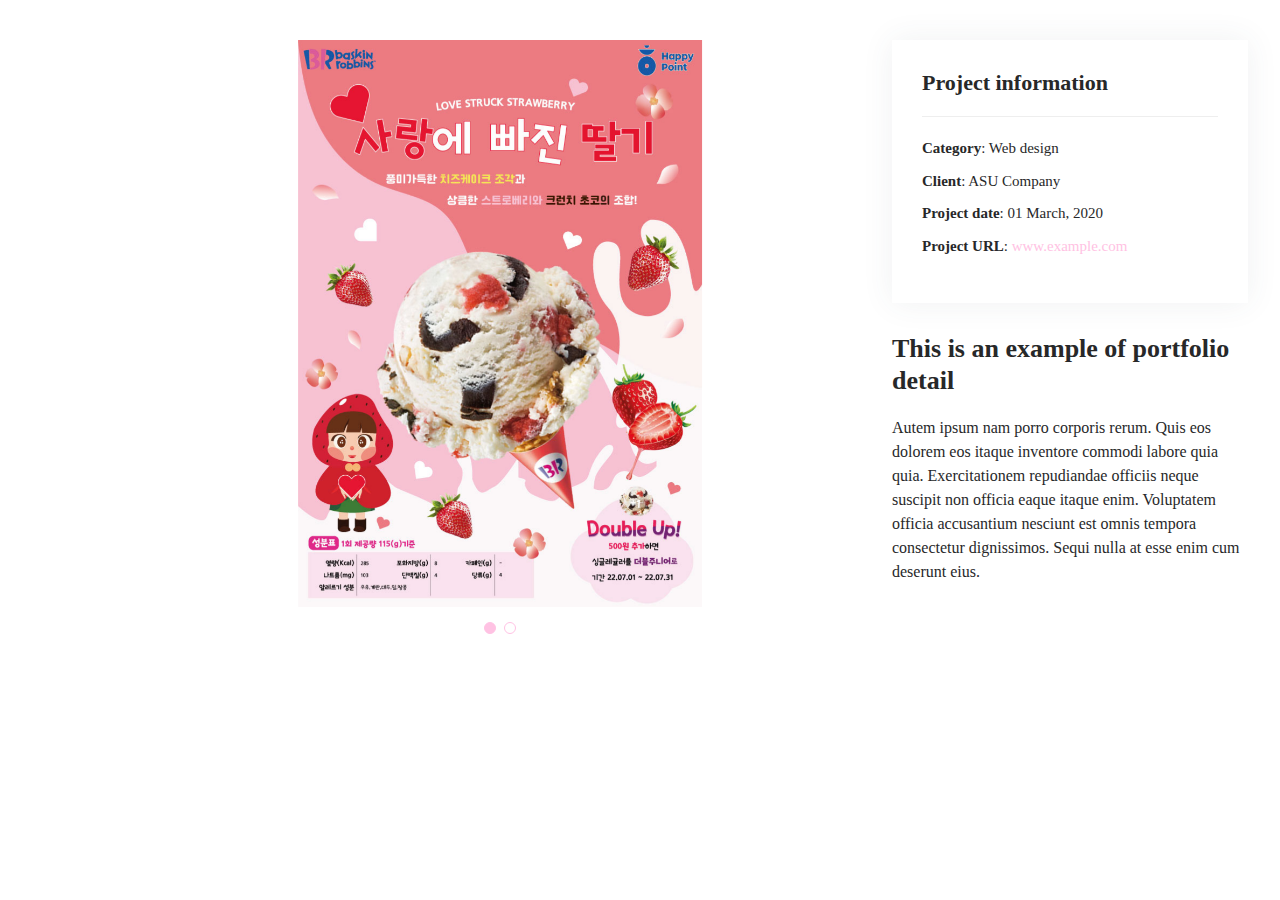
<file: sub_html/portfolio_sub01.html>
<!DOCTYPE html>
<html lang="en">

<head>
  <meta charset="utf-8">
  <meta content="width=device-width, initial-scale=1.0" name="viewport">

  <title>Portfolio Details - Personal Bootstrap Template</title>
  <meta content="" name="description">
  <meta content="" name="keywords">

  <!-- Favicons -->
  <link href="../assets/img/favicon.png" rel="icon">
  <link href="../assets/img/apple-touch-icon.png" rel="apple-touch-icon">

  <!-- Google Fonts -->
  <link href="https://fonts.googleapis.com/css?family=Open+Sans:300,300i,400,400i,600,600i,700,700i|Raleway:300,300i,400,400i,500,500i,600,600i,700,700i|Poppins:300,300i,400,400i,500,500i,600,600i,700,700i" rel="stylesheet">

  <!-- Vendor CSS Files -->
  <link href="../assets/vendor/aos/aos.css" rel="stylesheet">
  <link href="../assets/vendor/bootstrap/css/bootstrap.min.css" rel="stylesheet">
  <link href="../assets/vendor/bootstrap-icons/bootstrap-icons.css" rel="stylesheet">
  <link href="../assets/vendor/boxicons/css/boxicons.min.css" rel="stylesheet">
  <link href="../assets/vendor/glightbox/css/glightbox.min.css" rel="stylesheet">
  <link href="../assets/vendor/swiper/swiper-bundle.min.css" rel="stylesheet">

  <!-- Template Main CSS File -->
  <link href="../assets/css/style.css" rel="stylesheet">

  <!-- =======================================================
  * Template Name: MyResume - v4.9.2
  * Template URL: https://bootstrapmade.com/free-html-bootstrap-template-my-resume/
  * Author: BootstrapMade.com
  * License: https://bootstrapmade.com/license/
  ======================================================== -->
</head>

<body>

  <main id="main">

    <!-- ======= Portfolio Details Section ======= -->
    <section id="portfolio-details" class="portfolio-details">
      <div class="container">

        <div class="row gy-4">

          <div class="col-lg-8">
            <div class="portfolio-details-slider swiper">
              <div class="swiper-wrapper align-items-center">

                <div class="swiper-slide br00">
                  <img src="../assets/img/portfolio/br01.jpg" alt="">
                </div>

                <div class="swiper-slide br00">
                  <img src="../assets/img/portfolio/br02.jpg" alt="">
                </div>



              </div>
              <div class="swiper-pagination"></div>
            </div>
          </div>

          <div class="col-lg-4">
            <div class="portfolio-info">
              <h3>Project information</h3>
              <ul>
                <li><strong>Category</strong>: Web design</li>
                <li><strong>Client</strong>: ASU Company</li>
                <li><strong>Project date</strong>: 01 March, 2020</li>
                <li><strong>Project URL</strong>: <a href="#">www.example.com</a></li>
              </ul>
            </div>
            <div class="portfolio-description">
              <h2>This is an example of portfolio detail</h2>
              <p>
                Autem ipsum nam porro corporis rerum. Quis eos dolorem eos itaque inventore commodi labore quia quia. Exercitationem repudiandae officiis neque suscipit non officia eaque itaque enim. Voluptatem officia accusantium nesciunt est omnis tempora consectetur dignissimos. Sequi nulla at esse enim cum deserunt eius.
              </p>
            </div>
          </div>

        </div>

      </div>
    </section><!-- End Portfolio Details Section -->

  </main><!-- End #main -->

  <div id="preloader"></div>
  <a href="#" class="back-to-top d-flex align-items-center justify-content-center"><i class="bi bi-arrow-up-short"></i></a>

  <!-- Vendor JS Files -->
  <script src="../assets/vendor/purecounter/purecounter_vanilla.js"></script>
  <script src="../assets/vendor/aos/aos.js"></script>
  <script src="../assets/vendor/bootstrap/js/bootstrap.bundle.min.js"></script>
  <script src="../assets/vendor/glightbox/js/glightbox.min.js"></script>
  <script src="../assets/vendor/isotope-layout/isotope.pkgd.min.js"></script>
  <script src="../assets/vendor/swiper/swiper-bundle.min.js"></script>
  <script src="../assets/vendor/typed.js/typed.min.js"></script>
  <script src="../assets/vendor/waypoints/noframework.waypoints.js"></script>
  <script src="../assets/vendor/php-email-form/validate.js"></script>

  <!-- Template Main JS File -->
  <script src="../assets/js/main.js"></script>

</body>

</html>
</file>
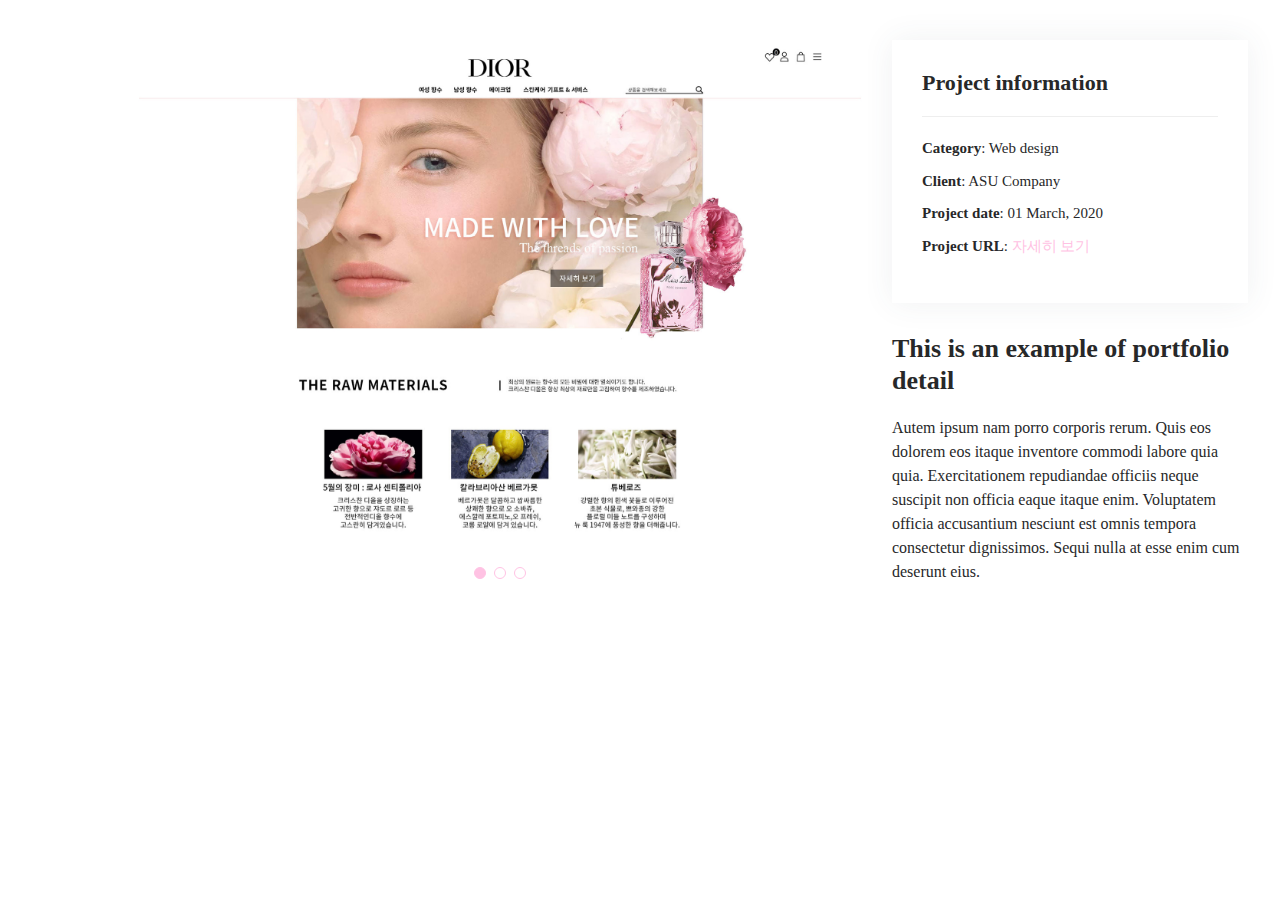
<file: sub_html/portfolio_sub02.html>
<!DOCTYPE html>
<html lang="en">

<head>
  <meta charset="utf-8">
  <meta content="width=device-width, initial-scale=1.0" name="viewport">

  <title>Portfolio Details - Personal Bootstrap Template</title>
  <meta content="" name="description">
  <meta content="" name="keywords">

  <!-- Favicons -->
  <link href="../assets/img/favicon.png" rel="icon">
  <link href="../assets/img/apple-touch-icon.png" rel="apple-touch-icon">

  <!-- Google Fonts -->
  <link href="https://fonts.googleapis.com/css?family=Open+Sans:300,300i,400,400i,600,600i,700,700i|Raleway:300,300i,400,400i,500,500i,600,600i,700,700i|Poppins:300,300i,400,400i,500,500i,600,600i,700,700i" rel="stylesheet">

  <!-- Vendor CSS Files -->
  <link href="../assets/vendor/aos/aos.css" rel="stylesheet">
  <link href="../assets/vendor/bootstrap/css/bootstrap.min.css" rel="stylesheet">
  <link href="../assets/vendor/bootstrap-icons/bootstrap-icons.css" rel="stylesheet">
  <link href="../assets/vendor/boxicons/css/boxicons.min.css" rel="stylesheet">
  <link href="../assets/vendor/glightbox/css/glightbox.min.css" rel="stylesheet">
  <link href="../assets/vendor/swiper/swiper-bundle.min.css" rel="stylesheet">

  <!-- Template Main CSS File -->
  <link href="../assets/css/style.css" rel="stylesheet">

  <!-- =======================================================
  * Template Name: MyResume - v4.9.2
  * Template URL: https://bootstrapmade.com/free-html-bootstrap-template-my-resume/
  * Author: BootstrapMade.com
  * License: https://bootstrapmade.com/license/
  ======================================================== -->
</head>

<body>

  <main id="main">

    <!-- ======= Portfolio Details Section ======= -->
    <section id="portfolio-details" class="portfolio-details">
      <div class="container">

        <div class="row gy-4">

          <div class="col-lg-8">
            <div class="portfolio-details-slider swiper">
              <div class="swiper-wrapper align-items-center">

                <div class="swiper-slide">
                  <img src="../assets/img/portfolio/dior_detail01.jpg" alt="">
                </div>

                <div class="swiper-slide">
                  <img src="../assets/img/portfolio/dior_detail02.jpg" alt="">
                </div>

                <div class="swiper-slide">
                  <img src="../assets/img/portfolio/dior_detail03.jpg" alt="">
                </div>

              </div>
              <div class="swiper-pagination"></div>
            </div>
          </div>

          <div class="col-lg-4">
            <div class="portfolio-info">
              <h3>Project information</h3>
              <ul>
                <li><strong>Category</strong>: Web design</li>
                <li><strong>Client</strong>: ASU Company</li>
                <li><strong>Project date</strong>: 01 March, 2020</li>
                <li><strong>Project URL</strong>: <a href="https://ghdwld12.github.io/portfolio/project/08test/main.html">자세히 보기</a></li>
              </ul>
            </div>
            <div class="portfolio-description">
              <h2>This is an example of portfolio detail</h2>
              <p>
                Autem ipsum nam porro corporis rerum. Quis eos dolorem eos itaque inventore commodi labore quia quia. Exercitationem repudiandae officiis neque suscipit non officia eaque itaque enim. Voluptatem officia accusantium nesciunt est omnis tempora consectetur dignissimos. Sequi nulla at esse enim cum deserunt eius.
              </p>
            </div>
          </div>

        </div>

      </div>
    </section><!-- End Portfolio Details Section -->

  </main><!-- End #main -->

  <div id="preloader"></div>
  <a href="#" class="back-to-top d-flex align-items-center justify-content-center"><i class="bi bi-arrow-up-short"></i></a>

  <!-- Vendor JS Files -->
  <script src="../assets/vendor/purecounter/purecounter_vanilla.js"></script>
  <script src="../assets/vendor/aos/aos.js"></script>
  <script src="../assets/vendor/bootstrap/js/bootstrap.bundle.min.js"></script>
  <script src="../assets/vendor/glightbox/js/glightbox.min.js"></script>
  <script src="../assets/vendor/isotope-layout/isotope.pkgd.min.js"></script>
  <script src="../assets/vendor/swiper/swiper-bundle.min.js"></script>
  <script src="../assets/vendor/typed.js/typed.min.js"></script>
  <script src="../assets/vendor/waypoints/noframework.waypoints.js"></script>
  <script src="../assets/vendor/php-email-form/validate.js"></script>

  <!-- Template Main JS File -->
  <script src="../assets/js/main.js"></script>

</body>

</html>
</file>
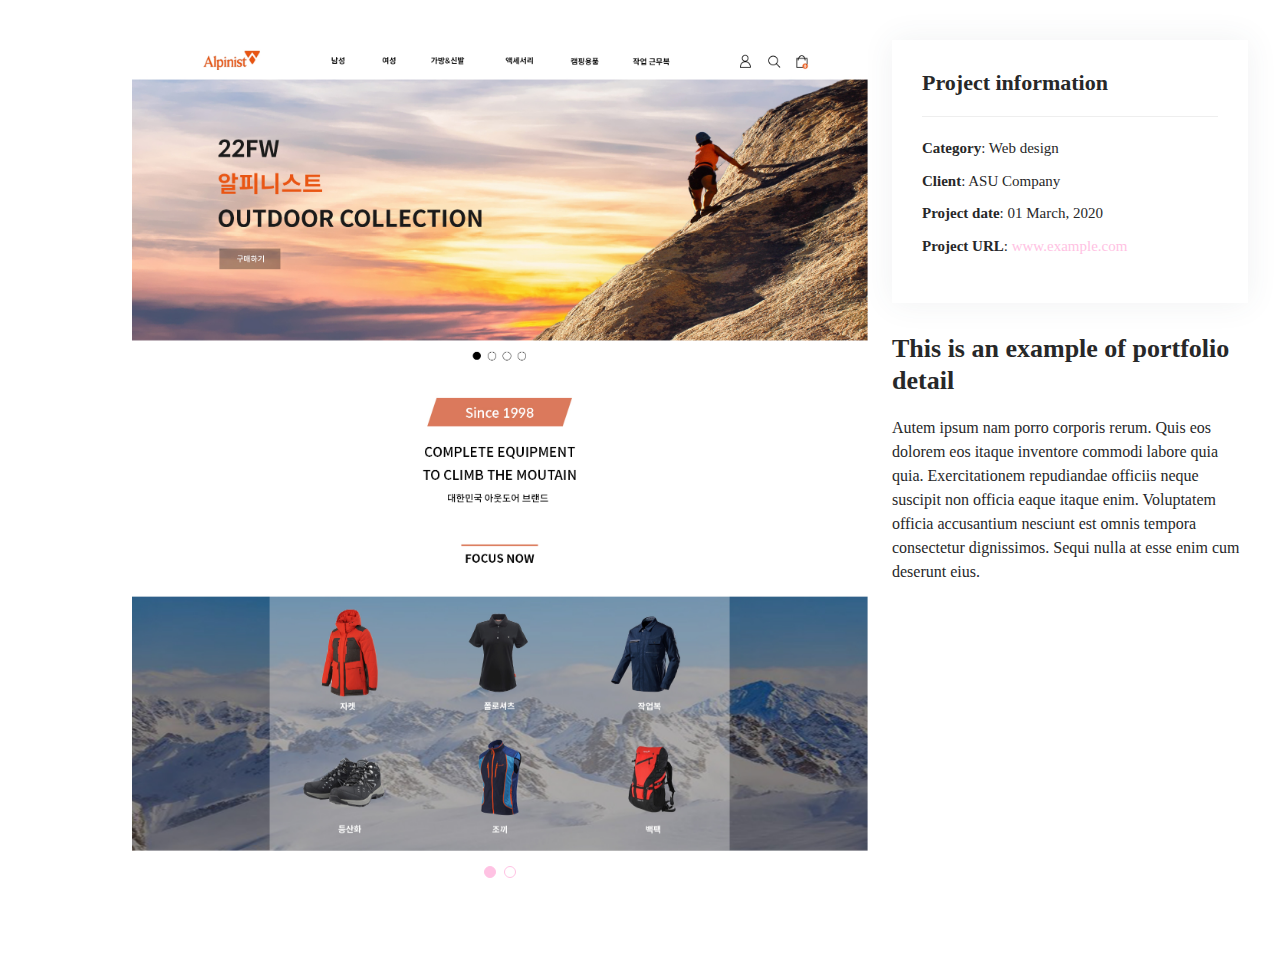
<file: sub_html/portfolio_sub03.html>
<!DOCTYPE html>
<html lang="en">

<head>
  <meta charset="utf-8">
  <meta content="width=device-width, initial-scale=1.0" name="viewport">

  <title>Portfolio Details - Personal Bootstrap Template</title>
  <meta content="" name="description">
  <meta content="" name="keywords">

  <!-- Favicons -->
  <link href="../assets/img/favicon.png" rel="icon">
  <link href="../assets/img/apple-touch-icon.png" rel="apple-touch-icon">

  <!-- Google Fonts -->
  <link href="https://fonts.googleapis.com/css?family=Open+Sans:300,300i,400,400i,600,600i,700,700i|Raleway:300,300i,400,400i,500,500i,600,600i,700,700i|Poppins:300,300i,400,400i,500,500i,600,600i,700,700i" rel="stylesheet">

  <!-- Vendor CSS Files -->
  <link href="../assets/vendor/aos/aos.css" rel="stylesheet">
  <link href="../assets/vendor/bootstrap/css/bootstrap.min.css" rel="stylesheet">
  <link href="../assets/vendor/bootstrap-icons/bootstrap-icons.css" rel="stylesheet">
  <link href="../assets/vendor/boxicons/css/boxicons.min.css" rel="stylesheet">
  <link href="../assets/vendor/glightbox/css/glightbox.min.css" rel="stylesheet">
  <link href="../assets/vendor/swiper/swiper-bundle.min.css" rel="stylesheet">

  <!-- Template Main CSS File -->
  <link href="../assets/css/style.css" rel="stylesheet">

  <!-- =======================================================
  * Template Name: MyResume - v4.9.2
  * Template URL: https://bootstrapmade.com/free-html-bootstrap-template-my-resume/
  * Author: BootstrapMade.com
  * License: https://bootstrapmade.com/license/
  ======================================================== -->
</head>

<body>

  <main id="main">

    <!-- ======= Portfolio Details Section ======= -->
    <section id="portfolio-details" class="portfolio-details">
      <div class="container">

        <div class="row gy-4">

          <div class="col-lg-8">
            <div class="portfolio-details-slider swiper">
              <div class="swiper-wrapper align-items-center">

                <div class="swiper-slide ">
                  <img src="../assets/img/portfolio/alpinist_sub01.jpg" alt="">
                </div>

                <div class="swiper-slide">
                  <img src="../assets/img/portfolio/alpinist_sub02.jpg" alt="">
                </div>


              </div>
              <div class="swiper-pagination"></div>
            </div>
          </div>

          <div class="col-lg-4">
            <div class="portfolio-info">
              <h3>Project information</h3>
              <ul>
                <li><strong>Category</strong>: Web design</li>
                <li><strong>Client</strong>: ASU Company</li>
                <li><strong>Project date</strong>: 01 March, 2020</li>
                <li><strong>Project URL</strong>: <a href="#">www.example.com</a></li>
              </ul>
            </div>
            <div class="portfolio-description">
              <h2>This is an example of portfolio detail</h2>
              <p>
                Autem ipsum nam porro corporis rerum. Quis eos dolorem eos itaque inventore commodi labore quia quia. Exercitationem repudiandae officiis neque suscipit non officia eaque itaque enim. Voluptatem officia accusantium nesciunt est omnis tempora consectetur dignissimos. Sequi nulla at esse enim cum deserunt eius.
              </p>
            </div>
          </div>

        </div>

      </div>
    </section><!-- End Portfolio Details Section -->

  </main><!-- End #main -->

  <div id="preloader"></div>
  <a href="#" class="back-to-top d-flex align-items-center justify-content-center"><i class="bi bi-arrow-up-short"></i></a>

  <!-- Vendor JS Files -->
  <script src="../assets/vendor/purecounter/purecounter_vanilla.js"></script>
  <script src="../assets/vendor/aos/aos.js"></script>
  <script src="../assets/vendor/bootstrap/js/bootstrap.bundle.min.js"></script>
  <script src="../assets/vendor/glightbox/js/glightbox.min.js"></script>
  <script src="../assets/vendor/isotope-layout/isotope.pkgd.min.js"></script>
  <script src="../assets/vendor/swiper/swiper-bundle.min.js"></script>
  <script src="../assets/vendor/typed.js/typed.min.js"></script>
  <script src="../assets/vendor/waypoints/noframework.waypoints.js"></script>
  <script src="../assets/vendor/php-email-form/validate.js"></script>

  <!-- Template Main JS File -->
  <script src="../assets/js/main.js"></script>

</body>

</html>
</file>
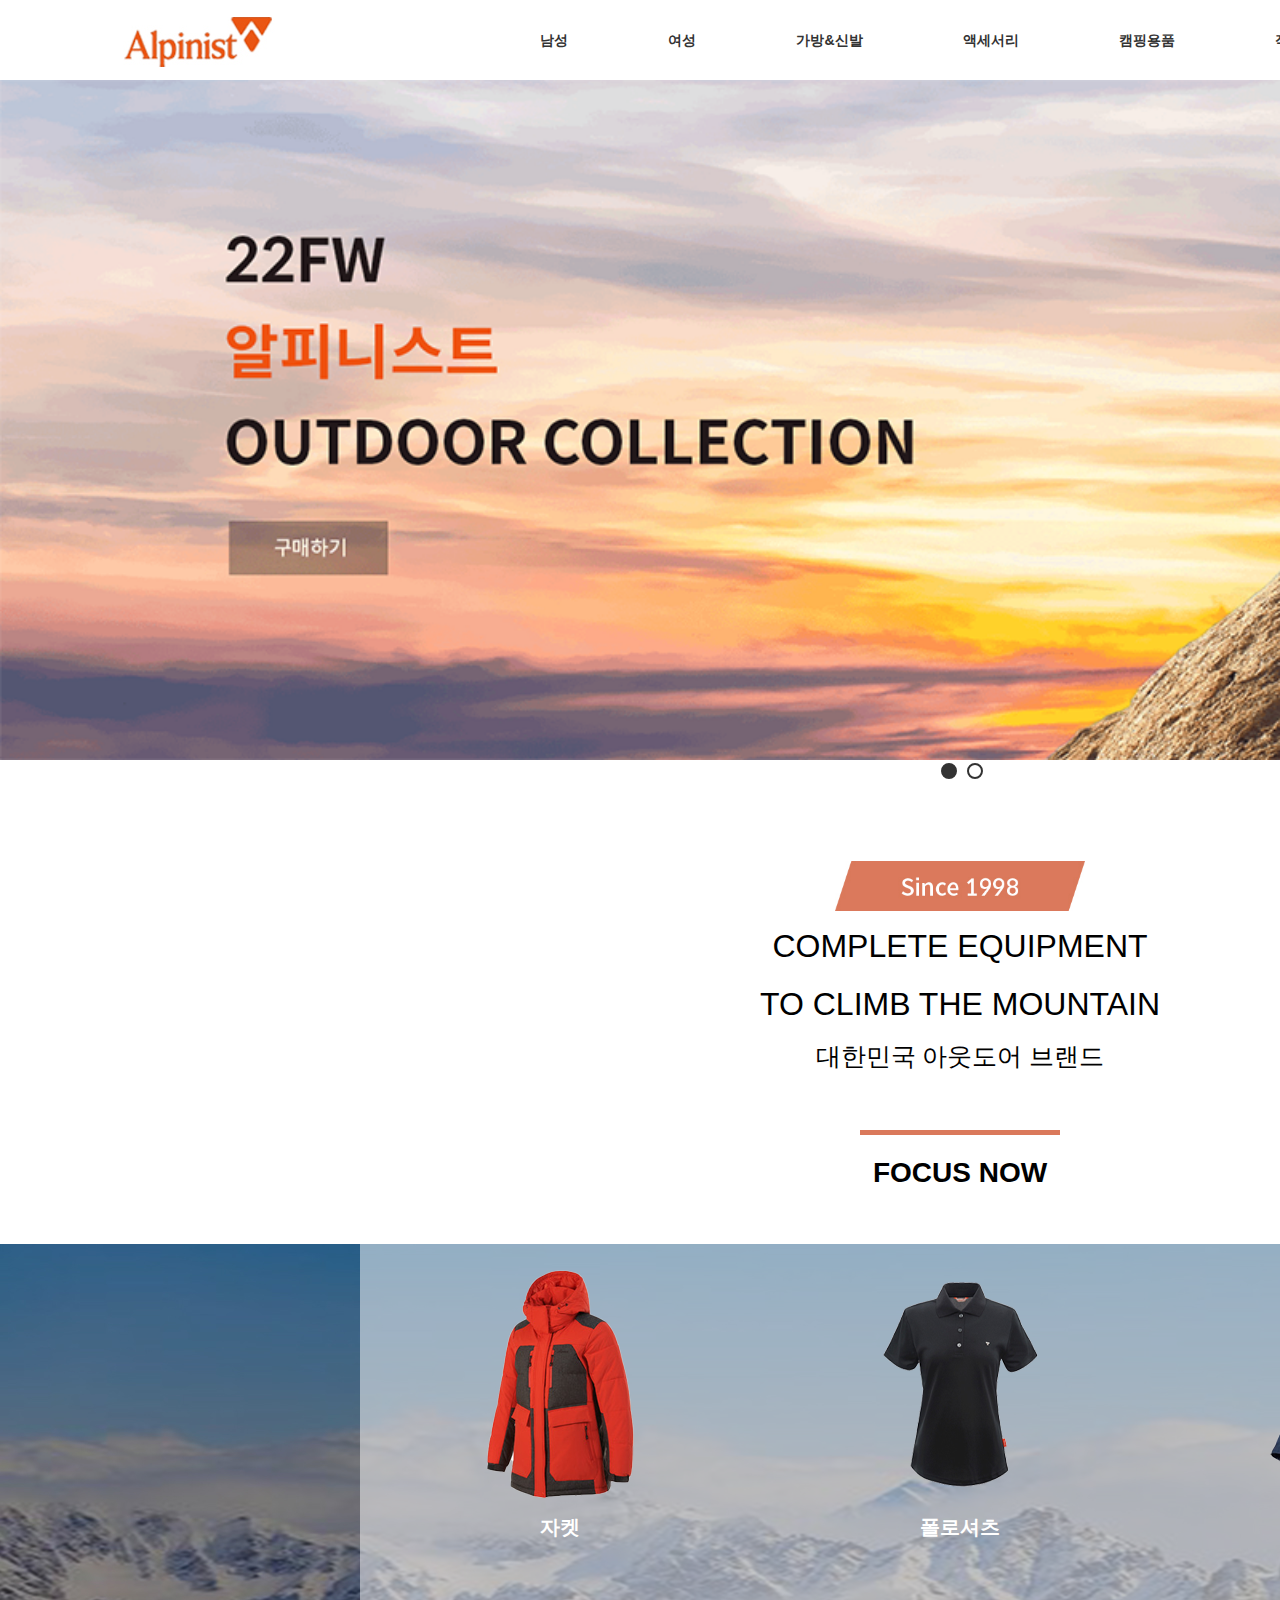
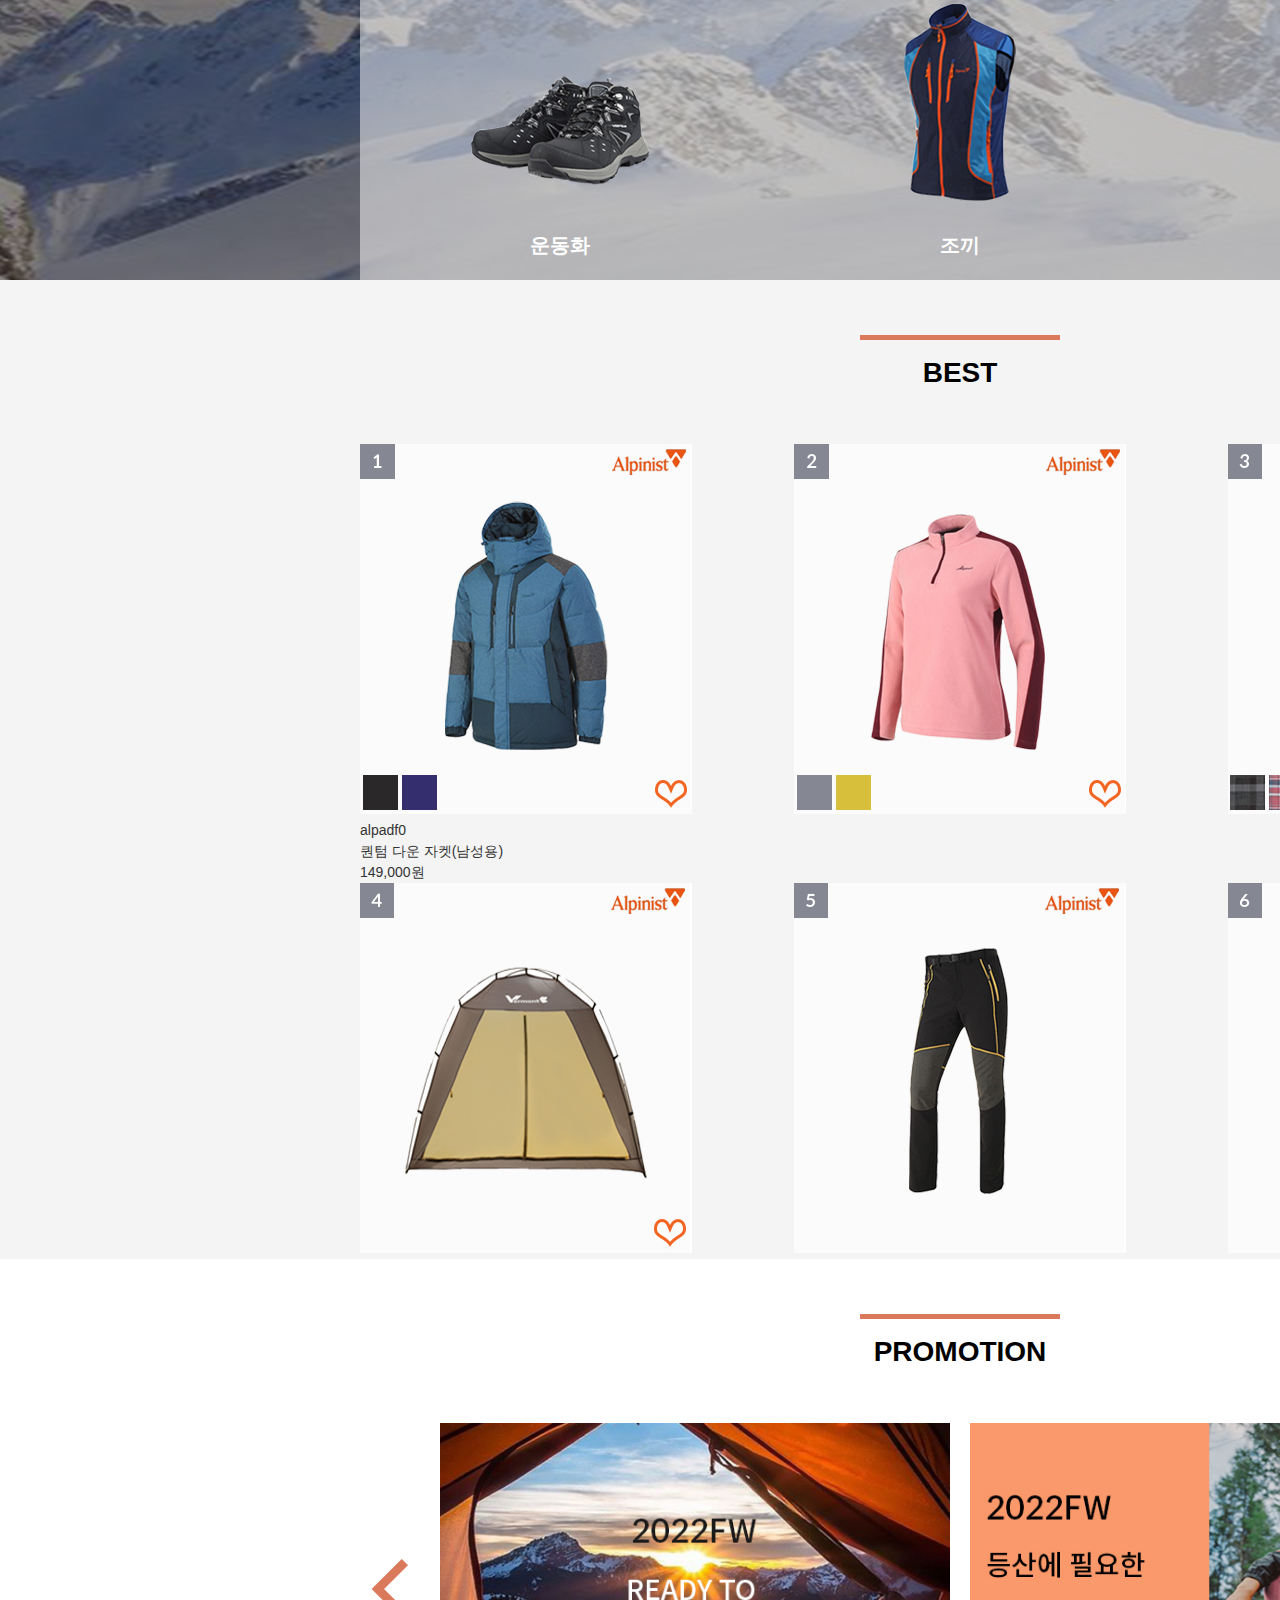
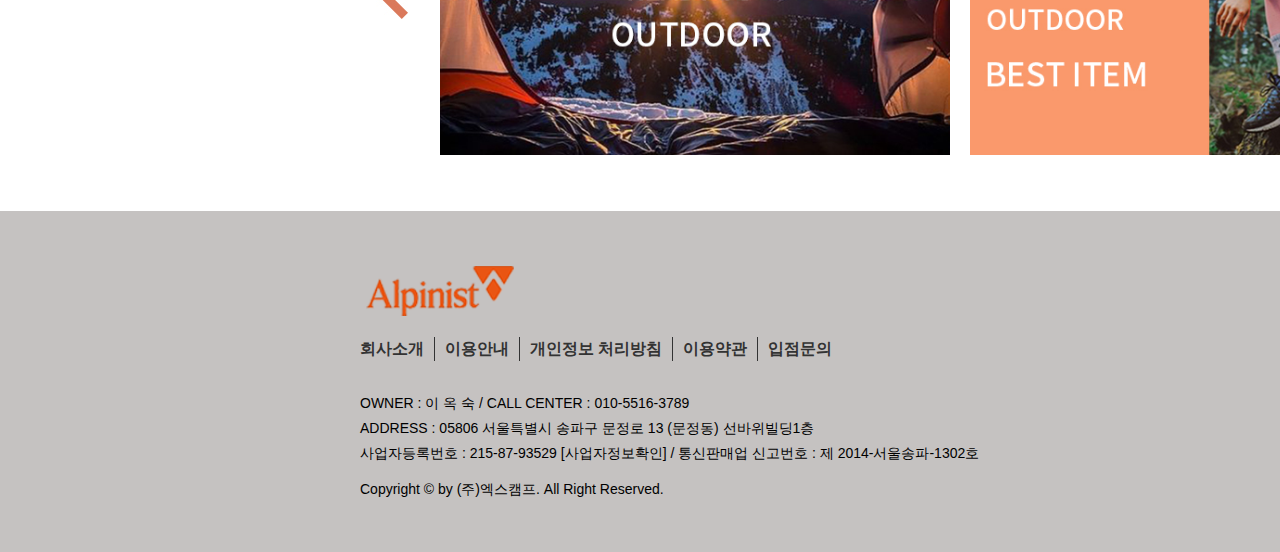
<file: project/08test/main.html>
<!DOCTYPE html>
<html lang="ko">
<head>
    <meta charset="UTF-8">
    <meta name="viewport" content="width=device-width, initial-scale=1">
  
    <title>new</title>

    <link href="./css/style.css" rel="stylesheet" type="text/css" />
    <script src="https://code.jquery.com/jquery-3.5.0.js"></script>
   
</head>

<body>

<header class="header wrap_header">
    <h1 class="LOGO">
        <a href="#"><img src="./img/logo.jpg" alt="logo" /></a>
    </h1>
    <nav>
        <ul id="gnb" class="menu">
            <li><a href="#">남성</a>
                <ul class="submenu">
                    <li><a href="#">자켓</a></li>
                    <li><a href="#">조끼</a></li>
                    <li><a href="#">상의</a></li>
                    <li><a href="#">바지</a></li>
                </ul>
            </li>
            <li><a href="#">여성</a>
                <ul class="submenu">
                    <li><a href="#">자켓</a></li>
                    <li><a href="#">조끼</a></li>
                    <li><a href="#">상의</a></li>
                    <li><a href="#">바지</a></li>
                </ul>
            </li>
            <li><a href="#">가방&신발</a>
                <ul class="submenu">
                    <li><a href="#">배낭</a></li>
                    <li><a href="#">가방</a></li>
                    <li><a href="#">등산화</a></li>
                </ul>
            </li>
            <li><a href="#">액세서리</a>
                <ul class="submenu">
                    <li><a href="#">장갑</a></li>
                    <li><a href="#">모자</a></li>
                    <li><a href="#">양말</a></li>
                    <li><a href="#">등산용품</a></li>
                </ul>
            </li>
            <li><a href="#">캠핑용품</a>
                <ul class="submenu">
                    <li><a href="#">텐트</a></li>
                    <li><a href="#">렌턴</a></li>
                    <li><a href="#">캠핑도구</a></li>
                    <li><a href="#">식기도구</a></li>
                </ul>
            </li>
            <li><a href="#">작업근무복</a>
                <ul class="submenu">
                    <li><a href="#">근무복</a></li>
                    <li><a href="#">작업복</a></li>
                    <li><a href="#">조끼</a></li>
                    <li><a href="#">안전화</a></li>
                </ul>
            </li>
        </ul>
    </nav>
    <nav>
        <ul id="util">
            <li>
                <a href="#">
                    <img src="./img/icon01.jpg" alt="icon01" />
                </a>

            </li>
            <li><a href="#"><img src="./img/icon02.jpg" alt="icon02" /></a></li>
            <li><a href="#"><img src="./img/icon03.jpg" alt="icon03" /></a></li>
        </ul>  
    </nav>
</header>
<section class="jd-slider fade slider4">
    <h2>페이드인</h2>
    <div class="slide-inner">
        <ul class="slide-area">
            <li>
                <a href="#"><img src="./img/visual_banner.png"></a>
            </li>
            <li>
                <a href="#"><img src="./img/visual_banner2.jpg"></a>
            </li>

        </ul>
        <a class="prev" href="#">
            <i class="fas fa-angle-left fa-2x"></i>
        </a>
        <a class="next" href="#">
            <i class="fas fa-angle-right fa-2x"></i>
        </a>
    </div>
    <div class="controller">
        <a class="auto" href="#">
            <i class="fas fa-play fa-xs"></i>
            <i class="fas fa-pause fa-xs"></i>
        </a>
        <div class="indicate-area"></div>
    </div>
</section>
<section class="since wrap">
    <h2>since</h2>
    <img src="./img/since.jpg" alt="since1998" />
    <p>COMPLETE EQUIPMENT</p>
    <p>TO CLIMB THE MOUNTAIN</p>
    <p>대한민국 아웃도어 브랜드</p>
</section>
<section class="focus_bg">
    <h2>focus now</h2>
    <div class="line focus">
        <p><img src="./img/line.png" alt="line"></p>
        <p>FOCUS NOW</p>
    </div>
    <div class="focus_li">
        <ul class="wrap">
            <li>
                <a href="#">
                    <img src="./img/focus01.png" alt="" />
                    <p>자켓</p>
                </a>
            </li>
            <li>
                <a href="#">
                    <img src="./img/focus02.png" alt="" />
                    <p>폴로셔츠</p>
                </a>
            </li>                <li>
                <a href="#">
                    <img src="./img/focus03.png" alt="" />
                    <p>작업복</p>
                </a>
            </li>                <li>
                <a href="#">
                    <img src="./img/focus04.png" alt="" />
                    <p>운동화</p>
                </a>
            </li>                
            <li>
                <a href="#">
                    <img src="./img/focus05.png" alt="" />
                    <p>조끼</p>
                </a>
            </li>                
            <li>
                <a href="#">
                    <img src="./img/focus06.png" alt="" />
                    <p>백팩</p>
                </a>
            </li>                
        </ul>
    </div>
</section>
<section class="best_bg">
    <h2>best</h2>
    <div class="line best">
        <p><img src="./img/line.png" alt="line"></p>
        <p>BEST</p>
    </div>
    <div class="best wrap">
        <ul>
            <li>
                <a href="#">
                    <img src="./img/best01.jpg" alt="">
                </a>
                <a href="#"><p>alpadf0</p></a>
                <a href="#"><p>퀀텀 다운 자켓(남성용)</p></a>
                <a href="#"><p>149,000원</p></a>
            </li>
            <li><a href="#"><img src="./img/best02.jpg" alt=""></a></li>
            <li><a href="#"><img src="./img/best03.jpg" alt=""></a></li>
            <li><a href="#"><img src="./img/best04.jpg" alt=""></a></li>
            <li><a href="#"><img src="./img/best05.jpg" alt=""></a></li>
            <li><a href="#"><img src="./img/best06.jpg" alt=""></a></li>
        </ul>
    </div>
</section>
<section class="promotion_bg">
    <h2>best</h2>
    <div class="line promotion">
        <p><img src="./img/line.png" alt="line"></p>
        <p>PROMOTION</p>
    </div>
    <div class="banner wrap">
        <p><img src="./img/left_icon.jpg"></p>
        <P><a href="#"><img src="./img/ad01.jpg"></a></P>
        <p><a href="#"><img src="./img/ad02.jpg"></a></p>
        <p><img src="./img/right_icon.jpg"></p>
    </div>
</section>
<footer >
    <div class="wrap">
        <p><a href="#"><img src="./img/footer_logo.png" alt="푸터로고"/></a></p>
    </div>
    <div class="footer wrap">
        <div>
            <ul class="footer_u">
                <li><a href="#">회사소개</a></li>
                <li><a href="#">이용안내</a></li>
                <li><a href="#">개인정보 처리방침</a></li>
                <li><a href="#">이용약관</a></li>
                <li><a href="#">입점문의</a></li>
            </ul>
            <p class="owner">
                OWNER : 이 옥 숙 / CALL CENTER : 010-5516-3789<br>
                ADDRESS : 05806 서울특별시 송파구 문정로 13 (문정동) 선바위빌딩1층<br>
                사업자등록번호 : 215-87-93529 [사업자정보확인] / 통신판매업 신고번호 : 제 2014-서울송파-1302호
            </p>
            <p class="copyright">Copyright &copy; by (주)엑스캠프. All Right Reserved.</p>
        </div>
        <div class="info">
            <p>고객센터</p>
            <span>02-401-3789</span>
            <p>
                운영시간 : AM 10 ~ PM 18<br>
                점심시간 : PM 12 ~ PM 13<br>
                (토,일,공휴일 휴무)
            </p>
        </div>
    </div>    

</footer>
<script src="./js/jquery.jdSlider-latest.min.js"></script>
<script>
    window.onload = function () {
        $('.slider4').jdSlider({
                wrap: '.slide-inner',
                isSliding: false,
                isAuto: true,
                isLoop: true,
                isDrag: false
            });
        };
    </script>
<script>
    $(document).ready(function(){

   $(".menu>li").hover(function(){
        $(this).children(".submenu").stop().slideDown(500);    
   },function(){
        $(this).children(".submenu").stop().slideUp(200);
   });
});
</script>

</body>
</html>
</file>
<file: project/08test/css/style.css>
@charset "utf-8";button,fieldset,img{border:0}.jd-slider,.jd-slider .slide-inner{overflow:hidden;position:relative;width:100%}
blockquote,body,button,code,dd,div,dl,dt,fieldset,form,h1,h2,h3,h4,h5,h6,input,legend,li,ol,p,pre,select,td,textarea,th,ul{margin:0;padding:0}dl,li,menu,ol,ul{list-style:none}blockquote,q{quotes:none}button,input,select,textarea{vertical-align:middle}button{background-color:transparent;cursor:pointer}body{background:#fff}body,button,input,select,td,textarea,th{line-height:1.5;font-family:'돋움',dotum,sans-serif;color:#333}a{color:#333;text-decoration:none}a:active,a:hover{text-decoration:underline}address,caption,cite,code,dfn,em,var{font-style:normal;font-weight:400}.jd-slider{margin:0 auto;padding:0}.jd-slider .slide-area{width:100%;margin:0;padding:0}.jd-slider .slide-area:after{display:block;content:'';clear:both}.jd-slider .slide-area li{display:none;float:left;width:100%}.jd-slider .slide-area li:first-child{display:block}.jd-slider .slide-area li img{display:block;width:100%}.jd-slider .next,.jd-slider .prev{position:absolute;top:50%;-webkit-transform:translateY(-50%);transform:translateY(-50%);color:#000}.jd-slider .hidden.next,.jd-slider .hidden.prev{display:none}.jd-slider .prev{left:0}.jd-slider .next{right:0}.jd-slider .controller{width:100%;text-align:center}.jd-slider .controller .auto{display:inline-block;vertical-align:middle}.jd-slider .controller .auto i{display:none;color:#333}.jd-slider .controller .auto.pause .fa-pause,.jd-slider .controller .auto.play .fa-play{display:block}.jd-slider .controller .indicate-area{display:inline-block}.jd-slider .controller .indicate-area a{display:inline-block;position:relative;width:16px;height:16px;margin:0 5px;font-size:0;color:transparent;vertical-align:middle}.jd-slider .controller .indicate-area a:after{content:'';position:absolute;top:0;left:0;width:inherit;height:inherit;-webkit-box-sizing:border-box;box-sizing:border-box;border:2px solid #333;border-radius:50%}.jd-slider .controller .indicate-area a.on:after{background-color:#333}.jd-slider a{font-size:1.5rem}.jd-slider.fade .slide-area li{display:block;position:absolute;top:0;left:0;opacity:0;-webkit-transform:translateZ(0);transform:translateZ(0)}.jd-slider.fade .slide-area li:first-child{position:static;opacity:1}.jd-slider.slider--none .controller,.jd-slider.slider--none .next,.jd-slider.slider--none .prev{display:none};
@import url('//spoqa.github.io/spoqa-han-sans/css/SpoqaHanSans-kr.css');

/* font-family: 'Spoqa Han Sans', 'Spoqa Han Sans JP', 'Sans-serif'; */
*{
	margin:0;padding:0;text-decoration:none;list-style: none;
    font-family: 'Spoqa Han Sans', 'Spoqa Han Sans JP', 'Sans-serif';
}

html{font-size:16px;width:1920px;}
body {
  background:#ffffff;
  font-family: Helvetica Neue, Helvetica, Arial, sans-serif;
  font-size: 14px;
  color: #000;
  margin: 0;
  padding: 0;
}
a{color:#333;}
a:link{color:#333; }
a:visited{color:#333;}
a:hover{color:#333;}
a:active{color:#333;}



.wrap{
	width:1200px;
	margin:0 auto;
}
h2{
    display:none;
	visibility:hidden;
	width:0; height:0;
	overflow:hidden;
	text-indent:-9999px;
}
.clear::after{
	content:'';
	clear:both;
	width:0;
	height:0;
	overflow:hidden;
	display:block;
}
.header,#gnb,#util,#collection,
.small_bnr,.behind,.footer{
    display:flex;
    flex-flow:row wrap;
    justify-content:space-around;
    align-items:center;
}
/*헤더 스타일*/
#util a,.header>h1{
    display:block;
    font-weight:bold;
    line-height:80px;
    padding:0 20px;
}

#gnb a{padding:0 30px;}
#gnb{justify-content:center;}
#util a img,header>h1 img{vertical-align:middle;}
header{height:80px;}
/*gnb*/
.menu{
    width:100%;
}
.menu>li{
    display:block;
    font-weight:bold;
  
    padding:0 20px;
text-align: center;
    height:80px;
    line-height:80px;
}

.submenu{display:none;}

.submenu>li{
    background:#fda982;
    color:#fff;
	
}
.submenu>li>a:hover{color: rgb(255, 255, 162);}
.menu>li:hover{z-index: 999999;}
.submenu>li>a{display: block;color:#000;}
/*공통 line*/
.line{
	margin:0 auto;
	text-align:center;
	font-size:28px;
	font-weight:800;
	padding:30px 0 50px;
}

/*visual_bnr*/
#visual_bnr{width:1920px;margin:0 auto;}

/*since*/
.since{text-align: center;padding:80px 0 0; }
.since>img{width:250px;}
.since>p{padding:5px;font-size:32px;}
.since>p:last-child{font-size:25px;}

/*focus*/


.focus>p>img{vertical-align:middle;}


.focus_li>ul{
	display:flex;
	justify-content: space-around;
	flex-flow:row wrap;
	background:rgba(255,255,255,0.5);
}

.focus_li{background: url("../img/focus_bg.jpg");}
.focus_li>ul>li img:hover{transform:scale(1.1);transition: all 0.5s;}
.focus_li>ul>li{
	text-align: center;
	padding:20px 60px;
	font-size:20px;
	font-weight: 800;
}
.focus_li>ul>li p{color:#fff;}
.best_bg{background:#f4f4f4;}

/*best*/
.best>ul{display:flex;justify-content: space-between; flex-flow:row wrap;}

/*banner*/
.banner{display:flex;justify-content: space-between;align-items: center;}
.banner>p:nth-child(2)>a>img{width:510px;}
.banner>p:nth-of-type(3)>a>img{width:510px;}

/*footer*/
footer{background:#c5c2c1; padding:50px 0;margin-top:50px;font-size: 14px;}
.footer_u>li{float:left;border-right:1px solid #333;padding:0 10px; box-sizing: border-box;}
.footer_u>li:last-child{border-right: 0;}
.footer_u>li:first-child{padding-left:0;}
.footer_u::after{
	content:'';
	width:0; height:0;
	display:block;
	clear:both;
	visibility:hidden;
}
.footer{display:flex;display:flex;justify-content: space-between;}
.footer_u{padding:10px 0; font-size:16px; font-weight:600;}
.info>p:first-child{padding:10px 0 0; font-size:16px; font-weight:600;}
.info>p:last-child{line-height: 1.8;font-weight: 500;}
.footer p{line-height: 1.8;font-weight: 500;}
.info>span{font-size:23px;font-weight: 700; color:#eb5512; padding-bottom:50px;}
.copyright{padding-top:10px;}
.owner{padding-top:20px;}


.mypage>ul{display:none;}
.mypage>ul:hover{display:block; z-index: 99;}


.best>ul>li>a>img:first-child:hover{ 
    box-shadow: 0 0 10px rgb(0 0 0 / 60%);}
</file>
<file: assets/css/style.css>
/**
* Template Name: MyResume - v4.9.2
* Template URL: https://bootstrapmade.com/free-html-bootstrap-template-my-resume/
* Author: BootstrapMade.com
* License: https://bootstrapmade.com/license/
{ font-family: 'Spoqa Han Sans Neo', 'sans-serif'; }
*/

/*--------------------------------------------------------------
# General
--------------------------------------------------------------*/
@import url(//spoqa.github.io/spoqa-han-sans/css/SpoqaHanSansNeo.css);
body {
  font-family: 'Spoqa Han Sans Neo', 'sans-serif';
  color: #272829;
}


a {
  color: #ffc2e3;
  text-decoration: none;
}

a:hover {
  color: #ffc2e3;
  text-decoration: none;
}

h1,
h2,
h3,
h4,
h5,
h6 {
  font-family: 'Spoqa Han Sans Neo', 'sans-serif';
}

/*--------------------------------------------------------------
# Back to top button
--------------------------------------------------------------*/
.back-to-top {
  position: fixed;
  visibility: hidden;
  opacity: 0;
  right: 15px;
  bottom: 15px;
  z-index: 996;
  background: #ffc2e3;
  width: 40px;
  height: 40px;
  border-radius: 50px;
  transition: all 0.4s;
}

.back-to-top i {
  font-size: 28px;
  color: #fff;
  line-height: 0;
}

.back-to-top:hover {
  background: #ffc2e3;
  color: #fff;
}

.back-to-top.active {
  visibility: visible;
  opacity: 1;
}

/*--------------------------------------------------------------
# Preloader
--------------------------------------------------------------*/
#preloader {
  position: fixed;
  top: 0;
  left: 0;
  right: 0;
  bottom: 0;
  z-index: 9999;
  overflow: hidden;
  background: #fff;
}

#preloader:before {
  content: "";
  position: fixed;
  top: calc(50% - 30px);
  left: calc(50% - 30px);
  border: 6px solid #ffc2e3;
  border-top-color: #fff;
  border-bottom-color: #fff;
  border-radius: 50%;
  width: 60px;
  height: 60px;
  -webkit-animation: animate-preloader 1s linear infinite;
  animation: animate-preloader 1s linear infinite;
}

@-webkit-keyframes animate-preloader {
  0% {
    transform: rotate(0deg);
  }

  100% {
    transform: rotate(360deg);
  }
}

@keyframes animate-preloader {
  0% {
    transform: rotate(0deg);
  }

  100% {
    transform: rotate(360deg);
  }
}

/*--------------------------------------------------------------
# Disable aos animation delay on mobile devices
--------------------------------------------------------------*/
@media screen and (max-width: 768px) {
  [data-aos-delay] {
    transition-delay: 0 !important;
  }
}

/*--------------------------------------------------------------
# Header
--------------------------------------------------------------*/
#header {
  position: fixed;
  top: 0;
  left: 0;
  bottom: 0;
  z-index: 9997;
  transition: all 0.5s;
  padding: 15px;
  overflow-y: auto;
}

@media (max-width: 991px) {
  #header {
    width: 300px;
    background: #fff;
    border-right: 1px solid #e6e9ec;
    left: -300px;
  }
}

@media (min-width: 991px) {
  #main {
    margin-left: 100px;
  }
}

/*--------------------------------------------------------------
# Navigation Menu
--------------------------------------------------------------*/
/**
* Desktop Navigation 
*/
.nav-menu {
  padding: 0;
  display: block;
}

.nav-menu * {
  margin: 0;
  padding: 0;
  list-style: none;
}

.nav-menu>ul>li {
  position: relative;
  white-space: nowrap;
}

.nav-menu a,
.nav-menu a:focus {
  display: flex;
  align-items: center;
  color: #45505b;
  padding: 10px 18px;
  margin-bottom: 8px;
  transition: 0.3s;
  font-size: 15px;
  border-radius: 50px;
  background: #f2f3f5;
  height: 56px;
  width: 100%;
  overflow: hidden;
  transition: 0.3s;
}

.nav-menu a i,
.nav-menu a:focus i {
  font-size: 20px;
}

.nav-menu a span,
.nav-menu a:focus span {
  padding: 0 5px 0 7px;
  color: #45505b;
}

@media (min-width: 992px) {

  .nav-menu a,
  .nav-menu a:focus {
    width: 56px;
  }

  .nav-menu a span,
  .nav-menu a:focus span {
    display: none;
    color: #fff;
  }
}

.nav-menu a:hover,
.nav-menu .active,
.nav-menu .active:focus,
.nav-menu li:hover>a {
  color: #fff;
  background: #ffc2e3;
}

.nav-menu a:hover span,
.nav-menu .active span,
.nav-menu .active:focus span,
.nav-menu li:hover>a span {
  color: #fff;
}

.nav-menu a:hover,
.nav-menu li:hover>a {
  width: 100%;
  color: #fff;
}

.nav-menu a:hover span,
.nav-menu li:hover>a span {
  display: block;
}

/**
* Mobile Navigation 
*/
.mobile-nav-toggle {
  position: fixed;
  right: 10px;
  top: 10px;
  z-index: 9998;
  border: 0;
  background: none;
  font-size: 28px;
  transition: all 0.4s;
  outline: none !important;
  line-height: 0;
  cursor: pointer;
  border-radius: 50px;
  padding: 5px;
}

.mobile-nav-toggle i {
  color: #45505b;
}

.mobile-nav-active {
  overflow: hidden;
}

.mobile-nav-active #header {
  left: 0;
}

.mobile-nav-active .mobile-nav-toggle {
  color: #fff;
  background-color: #ffc2e3;
}

/*--------------------------------------------------------------
# Hero Section
--------------------------------------------------------------*/
#hero {
  width: 100%;
  height: 100vh;
  /* background: url("../img/hero-bg.jpg") top right no-repeat; 배경바꾸기!!!!!!!!!!!!!!*/
  background-size: cover;
  position: relative;
}

@media (min-width: 992px) {
  #hero {
    padding-left: 160px;
  }
}

#hero:before {
  content: "";
  background: rgba(255, 255, 255, 0.8);
  position: absolute;
  bottom: 0;
  top: 0;
  left: 0;
  right: 0;
}

#hero h1 {
  margin: 0;
  font-size: 64px;
  font-weight: 700;
  line-height: 56px;
  color: #45505b;
}

#hero p {
  color: #45505b;
  margin: 15px 0 0 0;
  font-size: 26px;
  font-family: 'Spoqa Han Sans Neo', 'sans-serif';
}

#hero p span {
  color: #ffc2e3;
  letter-spacing: 1px;
}

#hero .social-links {
  margin-top: 30px;
}

#hero .social-links a {
  font-size: 24px;
  display: inline-block;
  color: #45505b;
  line-height: 1;
  margin-right: 20px;
  transition: 0.3s;
}

#hero .social-links a:hover {
  color: #ffc2e3;
}

@media (max-width: 992px) {
  #hero {
    text-align: center;
  }

  #hero h1 {
    font-size: 32px;
    line-height: 36px;
  }

  #hero p {
    margin-top: 10px;
    font-size: 20px;
    line-height: 24px;
  }
}

/*--------------------------------------------------------------
# Sections General
--------------------------------------------------------------*/
section {
  padding: 60px 0;
  overflow: hidden;
}

.section-title {
  text-align: center;
  padding-bottom: 30px;
}

.section-title h2 {
  font-size: 32px;
  font-weight: bold;
  text-transform: uppercase;
  margin-bottom: 20px;
  padding-bottom: 20px;
  position: relative;
  color: #45505b;
}

.section-title h2::before {
  content: "";
  position: absolute;
  display: block;
  width: 120px;
  height: 1px;
  background: #ddd;
  bottom: 1px;
  left: calc(50% - 60px);
}

.section-title h2::after {
  content: "";
  position: absolute;
  display: block;
  width: 40px;
  height: 3px;
  background: #ffc2e3;
  bottom: 0;
  left: calc(50% - 20px);
}

.section-title p {
  margin-bottom: 0;
}

/*--------------------------------------------------------------
# About
--------------------------------------------------------------*/
.about .content h3 {
  font-weight: 700;
  font-size: 26px;
  color: #728394;
}

.about .content ul {
  list-style: none;
  padding: 0;
}

.about .content ul li {
  margin-bottom: 20px;
  display: flex;
  align-items: center;
}

.about .content ul strong {
  margin-right: 10px;
}

.about .content ul i {
  font-size: 16px;
  margin-right: 5px;
  color: #ffc2e3;
  line-height: 0;
}

.about .content p:last-child {
  margin-bottom: 0;
}

/*--------------------------------------------------------------
# Facts
--------------------------------------------------------------*/
.facts .count-box {
  padding: 30px 30px 25px 30px;
  margin-top: 30px;
  width: 100%;
  position: relative;
  text-align: center;
  background: #fff;
}

.facts .count-box i {
  position: absolute;
  top: -25px;
  left: 50%;
  transform: translateX(-50%);
  font-size: 24px;
  background: #ffc2e3;
  color: #fff;
  border-radius: 50px;
  display: inline-flex;
  align-items: center;
  justify-content: center;
  width: 48px;
  height: 48px;
}

.facts .count-box span {
  font-size: 36px;
  display: block;
  font-weight: 600;
  color: #011426;
}

.facts .count-box p {
  padding: 0;
  margin: 0;
  font-family: 'Spoqa Han Sans Neo', 'sans-serif';
  font-size: 14px;
}

/*--------------------------------------------------------------
# Akills
--------------------------------------------------------------*/
.skills .progress {
  height: 60px;
  display: block;
  background: none;
  border-radius: 0;
}

.skills .progress .skill {
  padding: 10px 0;
  margin: 0;
  text-transform: uppercase;
  display: block;
  font-weight: 600;
  font-family: 'Spoqa Han Sans Neo', 'sans-serif';
  color: #45505b;
}

.skills .progress .skill .val {
  float: right;
  font-style: normal;
}

.skills .progress-bar-wrap {
  background: #f2f3f5;
}

.skills .progress-bar {
  width: 1px;
  height: 10px;
  transition: 0.9s;
  background-color: #ffc2e3;
}

/*--------------------------------------------------------------
# Resume
--------------------------------------------------------------*/
.resume .resume-title {
  font-size: 26px;
  font-weight: 700;
  margin-top: 20px;
  margin-bottom: 20px;
  color: #45505b;
}

.resume .resume-item {
  padding: 0 0 20px 20px;
  margin-top: -2px;
  border-left: 2px solid #ffc2e3;
  position: relative;
}

.resume .resume-item h4 {
  line-height: 18px;
  font-size: 18px;
  font-weight: 600;
  text-transform: uppercase;
  font-family: 'Spoqa Han Sans Neo', 'sans-serif';
  color: #ffc2e3;
  margin-bottom: 10px;
}

.resume .resume-item h5 {
  font-size: 16px;
  background: #f7f8f9;
  padding: 5px 15px;
  display: inline-block;
  font-weight: 600;
  margin-bottom: 10px;
}

.resume .resume-item ul {
  padding-left: 20px;
}

.resume .resume-item ul li {
  padding-bottom: 10px;
}

.resume .resume-item:last-child {
  padding-bottom: 0;
}

.resume .resume-item::before {
  content: "";
  position: absolute;
  width: 16px;
  height: 16px;
  border-radius: 50px;
  left: -9px;
  top: 0;
  background: #fff;
  border: 2px solid #ffc2e3;
}

/*--------------------------------------------------------------
# Portfolio
--------------------------------------------------------------*/
.portfolio .portfolio-item {
  margin-bottom: 30px;
}

.portfolio #portfolio-flters {
  padding: 0;
  margin: 0 auto 25px auto;
  list-style: none;
  text-align: center;
  background: #fff;
  border-radius: 50px;
  padding: 2px 15px;
}

.portfolio #portfolio-flters li {
  cursor: pointer;
  display: inline-block;
  padding: 10px 15px;
  font-size: 14px;
  font-weight: 600;
  line-height: 1;
  text-transform: uppercase;
  color: #272829;
  margin-bottom: 5px;
  transition: all 0.3s ease-in-out;
}

.portfolio #portfolio-flters li:hover,
.portfolio #portfolio-flters li.filter-active {
  color: #ffc2e3;
}

.portfolio #portfolio-flters li:last-child {
  margin-right: 0;
}

.portfolio .portfolio-wrap {
  transition: 0.3s;
  position: relative;
  overflow: hidden;
  z-index: 1;
  background: rgba(69, 80, 91, 0.8);
}

.portfolio .portfolio-wrap::before {
  content: "";
  background: rgba(255, 255, 255, 0.7);
  position: absolute;
  left: 30px;
  right: 30px;
  top: 30px;
  bottom: 30px;
  transition: all ease-in-out 0.3s;
  z-index: 2;
  opacity: 0;
}

.portfolio .portfolio-wrap .portfolio-info {
  opacity: 0;
  position: absolute;
  top: 0;
  left: 0;
  right: 0;
  bottom: 0;
  text-align: center;
  z-index: 3;
  transition: all ease-in-out 0.3s;
  display: flex;
  flex-direction: column;
  justify-content: center;
  align-items: center;
}

.portfolio .portfolio-wrap .portfolio-info::before {
  display: block;
  content: "";
  width: 48px;
  height: 48px;
  position: absolute;
  top: 35px;
  left: 35px;
  border-top: 3px solid #ffc2e3;
  border-left: 3px solid #ffc2e3;
  transition: all 0.5s ease 0s;
  z-index: 9994;
}

.portfolio .portfolio-wrap .portfolio-info::after {
  display: block;
  content: "";
  width: 48px;
  height: 48px;
  position: absolute;
  bottom: 35px;
  right: 35px;
  border-bottom: 3px solid #ffc2e3;
  border-right: 3px solid #ffc2e3;
  transition: all 0.5s ease 0s;
  z-index: 9994;
}

.portfolio .portfolio-wrap .portfolio-info h4 {
  font-size: 20px;
  color: #45505b;
  font-weight: 600;
}

.portfolio .portfolio-wrap .portfolio-info p {
  color: #45505b;
  font-size: 14px;
  text-transform: uppercase;
  padding: 0;
  margin: 0;
}

.portfolio .portfolio-wrap .portfolio-links {
  text-align: center;
  z-index: 4;
}

.portfolio .portfolio-wrap .portfolio-links a {
  color: #45505b;
  margin: 0 2px;
  font-size: 28px;
  display: inline-block;
  transition: 0.3s;
}

.portfolio .portfolio-wrap .portfolio-links a:hover {
  color: #ffc2e3;
}

.portfolio .portfolio-wrap:hover::before {
  top: 0;
  left: 0;
  right: 0;
  bottom: 0;
  opacity: 1;
}

.portfolio .portfolio-wrap:hover .portfolio-info {
  opacity: 1;
}

.portfolio .portfolio-wrap:hover .portfolio-info::before {
  top: 15px;
  left: 15px;
}

.portfolio .portfolio-wrap:hover .portfolio-info::after {
  bottom: 15px;
  right: 15px;
}

/*--------------------------------------------------------------
# Portfolio Details
--------------------------------------------------------------*/
.portfolio-details {
  padding-top: 40px;
}

.portfolio-details .portfolio-details-slider img {
  width: 100%;
}
.portfolio-details-slider .br00>img {
  width:55%;
  margin:auto;
  display:block;
  
}
.portfolio-details .portfolio-details-slider .swiper-pagination {
  margin-top: 20px;
  position: relative;
}

.portfolio-details .portfolio-details-slider .swiper-pagination .swiper-pagination-bullet {
  width: 12px;
  height: 12px;
  background-color: #fff;
  opacity: 1;
  border: 1px solid #ffc2e3;
}

.portfolio-details .portfolio-details-slider .swiper-pagination .swiper-pagination-bullet-active {
  background-color: #ffc2e3;
}

.portfolio-details .portfolio-info {
  padding: 30px;
  box-shadow: 0px 0 30px rgba(69, 80, 91, 0.08);
}

.portfolio-details .portfolio-info h3 {
  font-size: 22px;
  font-weight: 700;
  margin-bottom: 20px;
  padding-bottom: 20px;
  border-bottom: 1px solid #eee;
}

.portfolio-details .portfolio-info ul {
  list-style: none;
  padding: 0;
  font-size: 15px;
}

.portfolio-details .portfolio-info ul li+li {
  margin-top: 10px;
}

.portfolio-details .portfolio-description {
  padding-top: 30px;
}

.portfolio-details .portfolio-description h2 {
  font-size: 26px;
  font-weight: 700;
  margin-bottom: 20px;
}

.portfolio-details .portfolio-description p {
  padding: 0;
}

/*--------------------------------------------------------------
# Services
--------------------------------------------------------------*/
.services .icon-box {
  text-align: center;
  padding: 70px 20px 80px 20px;
  transition: all ease-in-out 0.3s;
  background: #fff;
  box-shadow: 0px 5px 90px 0px rgba(110, 123, 131, 0.05);
}

.services .icon-box .icon {
  margin: 0 auto;
  width: 100px;
  height: 100px;
  display: flex;
  align-items: center;
  justify-content: center;
  transition: ease-in-out 0.3s;
  position: relative;
}

.services .icon-box .icon i {
  font-size: 36px;
  transition: 0.5s;
  position: relative;
}

.services .icon-box .icon svg {
  position: absolute;
  top: 0;
  left: 0;
}

.services .icon-box .icon svg path {
  transition: 0.5s;
  fill: #f5f5f5;
}

.services .icon-box h4 {
  font-weight: 600;
  margin: 10px 0 15px 0;
  font-size: 22px;
}

.services .icon-box h4 a {
  color: #45505b;
  transition: ease-in-out 0.3s;
}

.services .icon-box p {
  line-height: 24px;
  font-size: 14px;
  margin-bottom: 0;
}

.services .icon-box:hover {
  border-color: #fff;
  box-shadow: 0px 0 35px 0 rgba(0, 0, 0, 0.08);
}

.services .iconbox-blue i {
  color: #47aeff;
}

.services .iconbox-blue:hover .icon i {
  color: #fff;
}

.services .iconbox-blue:hover .icon path {
  fill: #47aeff;
}

.services .iconbox-orange i {
  color: #ffa76e;
}

.services .iconbox-orange:hover .icon i {
  color: #fff;
}

.services .iconbox-orange:hover .icon path {
  fill: #ffa76e;
}

.services .iconbox-pink i {
  color: #e80368;
}

.services .iconbox-pink:hover .icon i {
  color: #fff;
}

.services .iconbox-pink:hover .icon path {
  fill: #e80368;
}

.services .iconbox-yellow i {
  color: #ffbb2c;
}

.services .iconbox-yellow:hover .icon i {
  color: #fff;
}

.services .iconbox-yellow:hover .icon path {
  fill: #ffbb2c;
}

.services .iconbox-red i {
  color: #ff5828;
}

.services .iconbox-red:hover .icon i {
  color: #fff;
}

.services .iconbox-red:hover .icon path {
  fill: #ff5828;
}

.services .iconbox-teal i {
  color: #11dbcf;
}

.services .iconbox-teal:hover .icon i {
  color: #fff;
}

.services .iconbox-teal:hover .icon path {
  fill: #11dbcf;
}

/*--------------------------------------------------------------
# Testimonials
--------------------------------------------------------------*/
.testimonials .section-header {
  margin-bottom: 40px;
}

.testimonials .testimonials-carousel,
.testimonials .testimonials-slider {
  overflow: hidden;
}

.testimonials .testimonial-item {
  text-align: center;
}

.testimonials .testimonial-item .testimonial-img {
  width: 120px;
  border-radius: 50%;
  border: 4px solid #fff;
  margin: 0 auto;
}

.testimonials .testimonial-item h3 {
  font-size: 20px;
  font-weight: bold;
  margin: 10px 0 5px 0;
  color: #111;
}

.testimonials .testimonial-item h4 {
  font-size: 14px;
  color: #999;
  margin: 0 0 15px 0;
}

.testimonials .testimonial-item .quote-icon-left,
.testimonials .testimonial-item .quote-icon-right {
  color: #90c8fc;
  font-size: 26px;
}

.testimonials .testimonial-item .quote-icon-left {
  display: inline-block;
  left: -5px;
  position: relative;
}

.testimonials .testimonial-item .quote-icon-right {
  display: inline-block;
  right: -5px;
  position: relative;
  top: 10px;
}

.testimonials .testimonial-item p {
  font-style: italic;
  margin: 0 auto 15px auto;
}

.testimonials .swiper-pagination {
  margin-top: 20px;
  position: relative;
}

.testimonials .swiper-pagination .swiper-pagination-bullet {
  width: 12px;
  height: 12px;
  background-color: #fff;
  opacity: 1;
  border: 1px solid #ffc2e3;
}

.testimonials .swiper-pagination .swiper-pagination-bullet-active {
  background-color: #ffc2e3;
}

@media (min-width: 992px) {
  .testimonials .testimonial-item p {
    width: 80%;
  }
}

/*--------------------------------------------------------------
# Contact
--------------------------------------------------------------*/
.contact .info {
  width: 100%;
  background: #fff;
}

.contact .info i {
  font-size: 20px;
  color: #ffc2e3;
  float: left;
  width: 44px;
  height: 44px;
  background: #eef7ff;
  display: flex;
  justify-content: center;
  align-items: center;
  border-radius: 50px;
  transition: all 0.3s ease-in-out;
}

.contact .info h4 {
  padding: 0 0 0 60px;
  font-size: 22px;
  font-weight: 600;
  margin-bottom: 5px;
  color: #45505b;
}

.contact .info p {
  padding: 0 0 0 60px;
  margin-bottom: 0;
  font-size: 14px;
  color: #728394;
}

.contact .info .email,
.contact .info .phone {
  margin-top: 40px;
}

.contact .info .email:hover i,
.contact .info .address:hover i,
.contact .info .phone:hover i {
  background: #ffc2e3;
  color: #fff;
}

.contact .php-email-form {
  width: 100%;
  background: #fff;
}

.contact .php-email-form .form-group {
  padding-bottom: 8px;
}

.contact .php-email-form .error-message {
  display: none;
  color: #fff;
  background: #ed3c0d;
  text-align: left;
  padding: 15px;
  font-weight: 600;
}

.contact .php-email-form .error-message br+br {
  margin-top: 25px;
}

.contact .php-email-form .sent-message {
  display: none;
  color: #fff;
  background: #18d26e;
  text-align: center;
  padding: 15px;
  font-weight: 600;
}

.contact .php-email-form .loading {
  display: none;
  background: #fff;
  text-align: center;
  padding: 15px;
}

.contact .php-email-form .loading:before {
  content: "";
  display: inline-block;
  border-radius: 50%;
  width: 24px;
  height: 24px;
  margin: 0 10px -6px 0;
  border: 3px solid #18d26e;
  border-top-color: #eee;
  -webkit-animation: animate-loading 1s linear infinite;
  animation: animate-loading 1s linear infinite;
}

.contact .php-email-form input,
.contact .php-email-form textarea {
  border-radius: 4px;
  box-shadow: none;
  font-size: 14px;
}

.contact .php-email-form input {
  height: 44px;
}

.contact .php-email-form textarea {
  padding: 10px 12px;
}

.contact .php-email-form button[type=submit] {
  background: #ffc2e3;
  border: 0;
  padding: 10px 35px;
  color: #fff;
  transition: 0.4s;
  border-radius: 50px;
}

.contact .php-email-form button[type=submit]:hover {
  background: #ffc2e3;
}

@-webkit-keyframes animate-loading {
  0% {
    transform: rotate(0deg);
  }

  100% {
    transform: rotate(360deg);
  }
}

@keyframes animate-loading {
  0% {
    transform: rotate(0deg);
  }

  100% {
    transform: rotate(360deg);
  }
}

/*--------------------------------------------------------------
# Footer
--------------------------------------------------------------*/
#footer {
  background: #f7f8f9;
  color: #45505b;
  font-size: 14px;
  text-align: center;
  padding: 30px 0;
}

#footer h3 {
  font-size: 36px;
  font-weight: 700;
  position: relative;
  font-family: 'Spoqa Han Sans Neo', 'sans-serif';
  padding: 0;
  margin: 0 0 15px 0;
}

#footer p {
  font-size: 15;
  font-style: italic;
  padding: 0;
  margin: 0 0 40px 0;
}

#footer .social-links {
  margin: 0 0 40px 0;
}

#footer .social-links a {
  font-size: 18px;
  display: inline-block;
  background: #ffc2e3;
  color: #fff;
  line-height: 1;
  padding: 8px 0;
  margin-right: 4px;
  border-radius: 50%;
  text-align: center;
  width: 36px;
  height: 36px;
  transition: 0.3s;
}

#footer .social-links a:hover {
  background: #ffc2e3;
  color: #fff;
  text-decoration: none;
}

#footer .copyright {
  margin: 0 0 5px 0;
}

#footer .credits {
  font-size: 13px;
}
</file>
